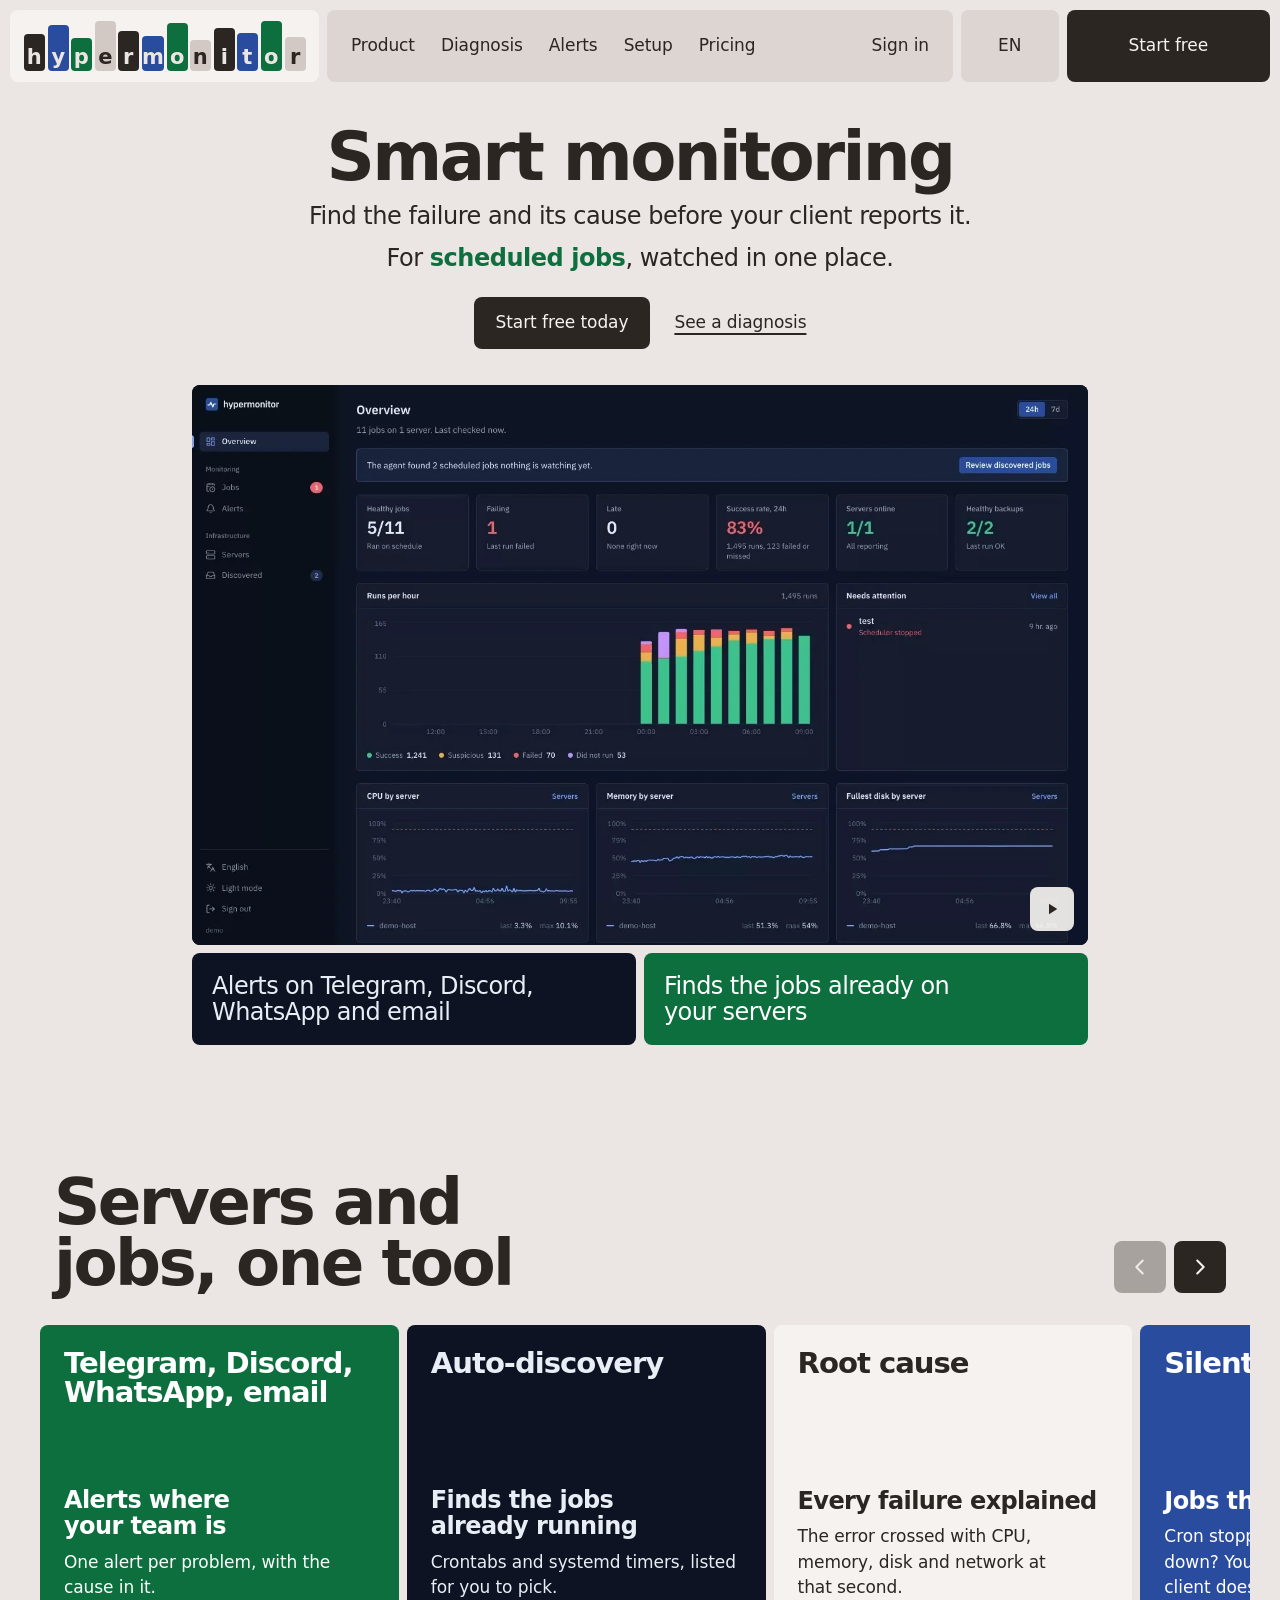
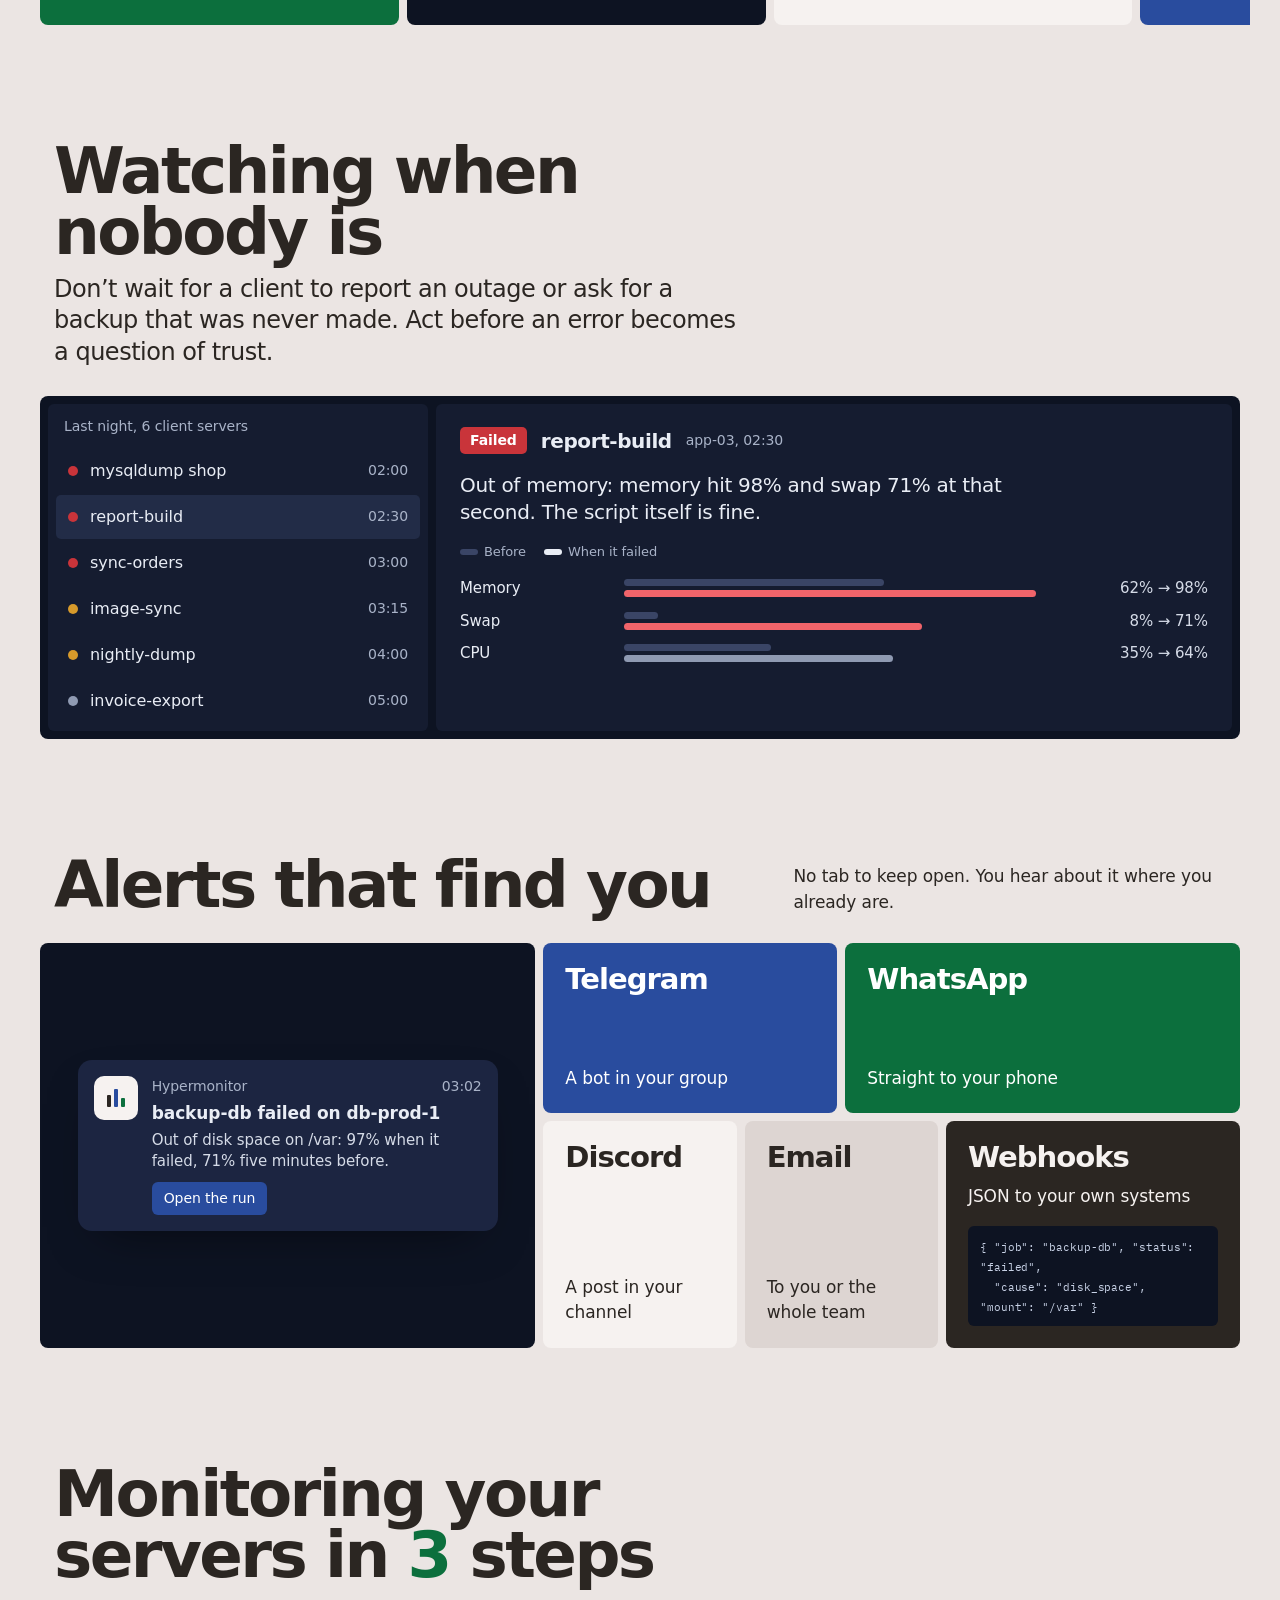
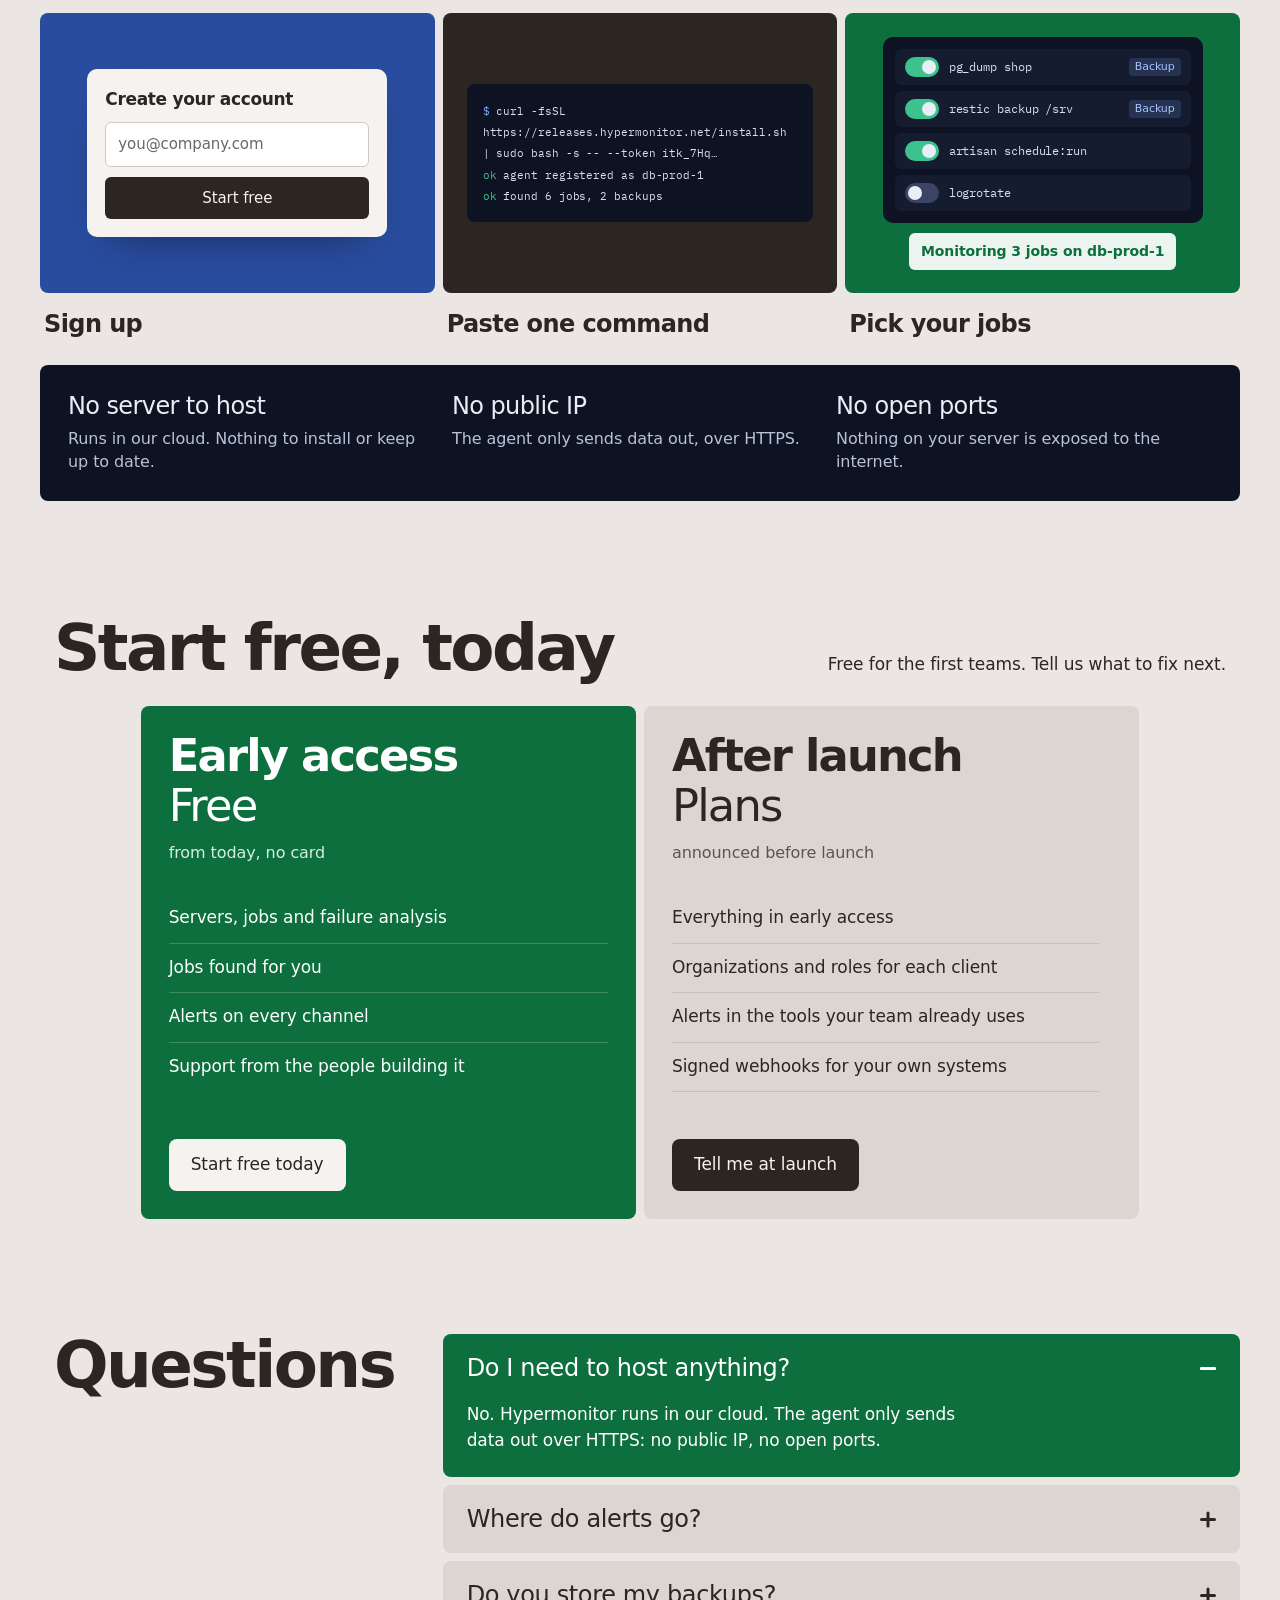
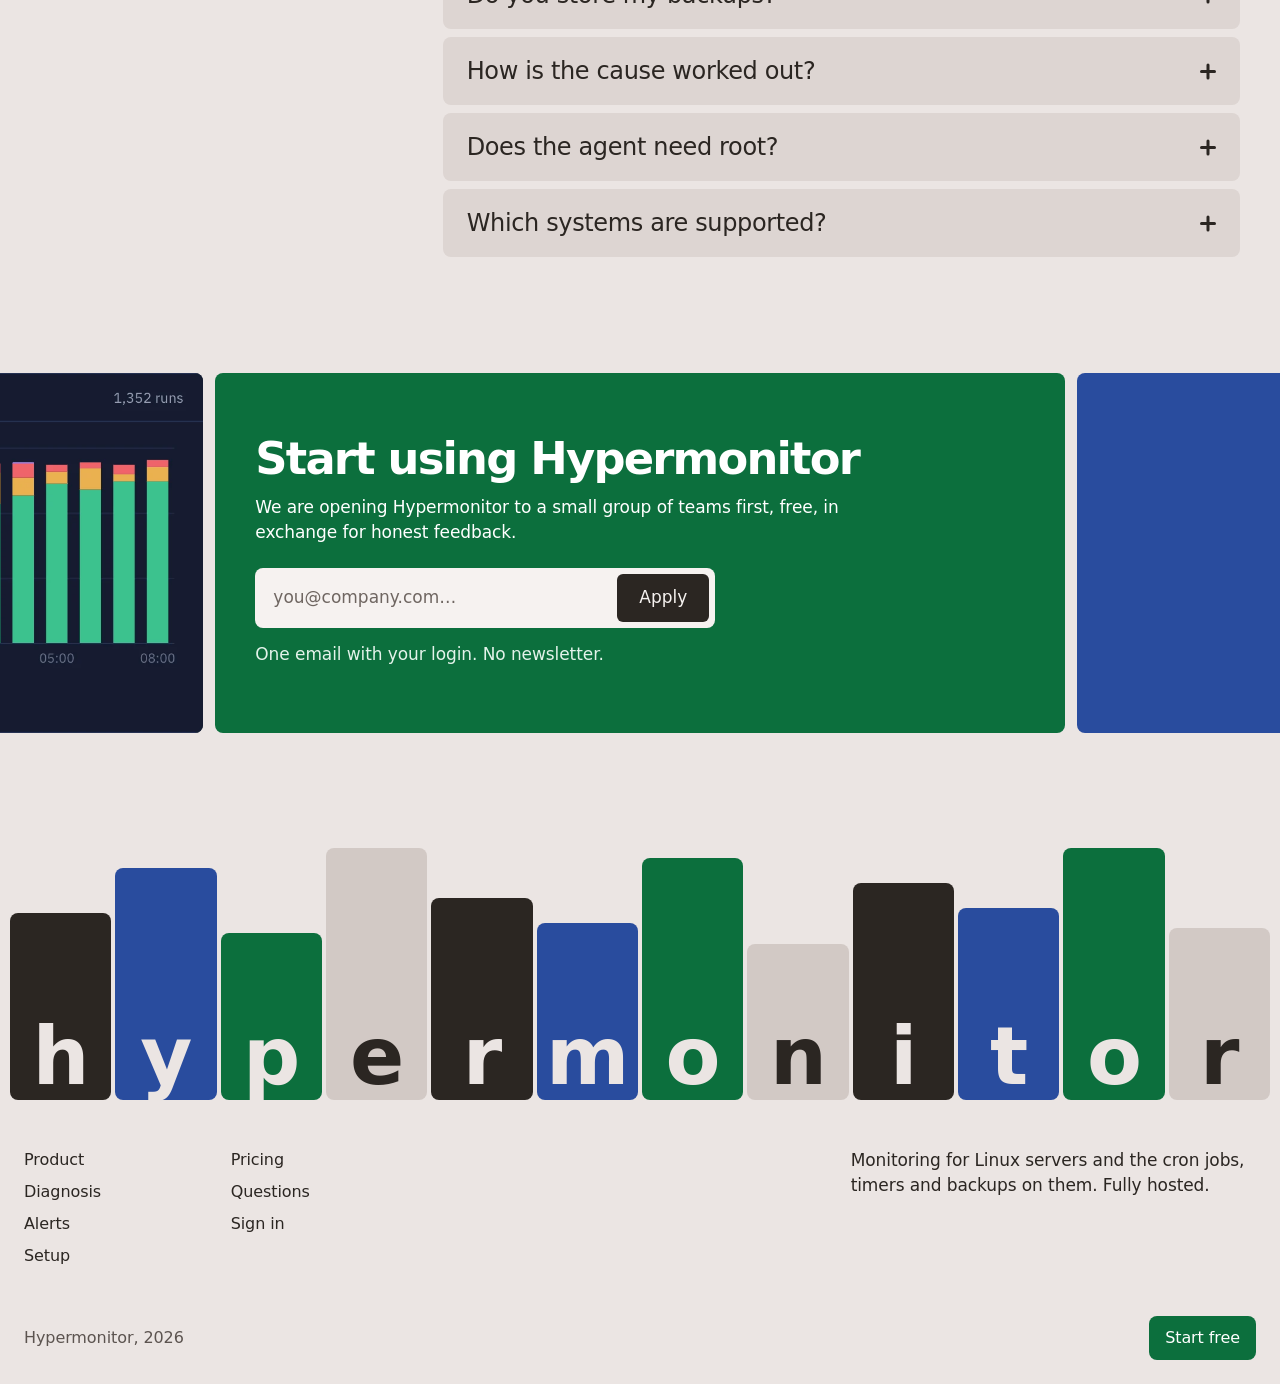
<file: index.html>
<!doctype html>
<html lang="en">
<head>
  <meta charset="utf-8">
  <meta name="viewport" content="width=device-width, initial-scale=1, viewport-fit=cover">
  <title data-i18n="meta.title">Hypermonitor: server and cron monitoring that tells you why</title>
  <meta name="description" data-i18n-attr="content:meta.description" content="Hypermonitor watches your Linux servers and the cron jobs, timers and backups on them, and when a job fails it tells you why. Fully hosted, alerts wherever you are.">
  <meta name="theme-color" content="#ebe5e3">
  <meta property="og:type" content="website">
  <meta property="og:site_name" content="Hypermonitor">
  <meta property="og:url" content="https://hypermonitor.net/">
  <meta property="og:title" content="Hypermonitor: smart monitoring for servers, cron jobs and backups">
  <meta property="og:description" content="Watches your Linux servers and the cron jobs, timers and backups on them, and when a job fails it tells you why.">
  <meta property="og:image" content="https://hypermonitor.net/assets/social/og.png">
  <meta property="og:image:width" content="1200">
  <meta property="og:image:height" content="630">
  <meta property="og:image:alt" content="The hypermonitor block logo above the words Smart monitoring.">
  <meta name="twitter:card" content="summary_large_image">
  <link rel="icon" href="assets/brand/hypermonitor-mark.svg" type="image/svg+xml">
  <link rel="canonical" href="https://hypermonitor.net/">
  <link rel="alternate" hreflang="en" href="https://hypermonitor.net/?lang=en">
  <link rel="alternate" hreflang="pt-BR" href="https://hypermonitor.net/?lang=pt-BR">
  <link rel="alternate" hreflang="es" href="https://hypermonitor.net/?lang=es">
  <link rel="alternate" hreflang="x-default" href="https://hypermonitor.net/">
  <link rel="preconnect" href="https://api.fontshare.com">
  <link rel="preconnect" href="https://cdn.fontshare.com" crossorigin>
  <link href="https://api.fontshare.com/v2/css?f[]=switzer@400,500,600&display=swap" rel="stylesheet">
  <link rel="preconnect" href="https://fonts.googleapis.com">
  <link rel="preconnect" href="https://fonts.gstatic.com" crossorigin>
  <link href="https://fonts.googleapis.com/css2?family=IBM+Plex+Mono:wght@400;500&display=swap" rel="stylesheet"><!-- taste-skill-ignore: Plex Mono is used only for literal code -->
  <link rel="stylesheet" href="styles.css">
  <script>document.documentElement.classList.add('js')</script>
  <script src="i18n.js"></script>
</head>
<body>
<a class="skip" href="#main" data-i18n="nav.skip">Skip to content</a>

<header class="board board--hero" id="top">
  <div class="t t--logo">
    <div class="blocks blocks--nav" data-tip-side="below" id="hero-blocks" role="group" aria-label="Hypermonitor" translate="no">
      <button type="button" style="--i:0;--h:.74" data-tip="0">h</button><button type="button" style="--i:1;--h:.92" data-tip="1">y</button><button type="button" style="--i:2;--h:.66" data-tip="2">p</button><button type="button" style="--i:3;--h:1" data-tip="3">e</button><button type="button" style="--i:4;--h:.8" data-tip="4">r</button><button type="button" style="--i:5;--h:.7" data-tip="5">m</button><button type="button" style="--i:6;--h:.96" data-tip="6">o</button><button type="button" style="--i:7;--h:.62" data-tip="7">n</button><button type="button" style="--i:8;--h:.86" data-tip="8">i</button><button type="button" style="--i:9;--h:.76" data-tip="9">t</button><button type="button" style="--i:10;--h:1" data-tip="10">o</button><button type="button" style="--i:11;--h:.68" data-tip="11">r</button>
    </div>
    <div class="tip" id="tip" role="status" aria-live="polite" hidden>
      <p class="tip__text" id="tip-text"></p>
      <a class="tip__link" href="#start" data-i18n="cta.start">Start free</a>
    </div>
  </div>
  <nav class="t t--nav" aria-label="Main" data-i18n-attr="aria-label:nav.label">
    <a href="#features" data-i18n="nav.product">Product</a>
    <a href="#diagnosis" data-i18n="nav.diagnosis">Diagnosis</a>
    <a href="#alerts" data-i18n="nav.alerts">Alerts</a>
    <a href="#setup" data-i18n="nav.setup">Setup</a>
    <a href="#pricing" data-i18n="nav.pricing">Pricing</a>
    <a class="t--signin" href="https://app.hypermonitor.net/login" data-i18n="nav.signin">Sign in</a>
  </nav>
  <label class="t t--lang">
    <span class="sr-only" data-i18n="nav.language">Language</span>
    <select id="lang" aria-label="Language" data-i18n-attr="aria-label:nav.language">
      <option value="en">EN</option>
      <option value="pt-BR">PT</option>
      <option value="es">ES</option>
    </select>
  </label>
  <a class="t t--action" href="#start" data-i18n="cta.start">Start free</a>


  <div class="t t--intro">
    <h1 class="intro__title" data-i18n="hero.title">Smart monitoring</h1>
    <p class="intro__punch" data-i18n="hero.punch">Find the failure and its cause before your client reports it.</p>
    <p class="intro__sub"><span data-i18n="hero.subA">For</span> <span class="rotator" aria-hidden="true"><span class="rotator__word" id="rotator">servers</span></span><span class="sr-only" data-i18n="hero.subList">servers, scheduled jobs, timers and backups</span><span data-i18n="hero.subB">, watched in one place.</span></p>
    <div class="intro__actions">
      <a class="btn btn--ink" href="#start" data-i18n="cta.startToday">Start free today</a>
      <a class="intro__link" href="#diagnosis" data-i18n="hero.see">See a diagnosis</a>
    </div>
  </div>
  <p class="t t--dark" data-i18n="hero.one">Alerts on Telegram, Discord, WhatsApp and email</p>
  <p class="t t--accent" data-i18n="hero.two">Finds the jobs already on your servers</p>

  <figure class="t t--video">
    <video id="tour" src="assets/video/tour.mp4" poster="assets/video/tour-poster.webp" width="1440" height="900" autoplay muted loop playsinline preload="metadata" aria-label="A tour of Hypermonitor: the overview, a server’s metrics, the jobs list and the analysis of a failed run." data-i18n-attr="aria-label:hero.videoLabel"></video>
    <button type="button" class="video__toggle" id="tour-toggle" aria-pressed="false" data-label-pause="Pause the tour" data-label-play="Play the tour" aria-label="Pause the tour">
      <svg class="i-pause" viewBox="0 0 24 24" aria-hidden="true"><rect x="6" y="5" width="4" height="14" rx="1"/><rect x="14" y="5" width="4" height="14" rx="1"/></svg>
      <svg class="i-play" viewBox="0 0 24 24" aria-hidden="true"><path d="M8 5v14l11-7z"/></svg>
    </button>
  </figure>
</header>

<main id="main">

<section class="features" id="features" aria-labelledby="features-title">
  <div class="features__head">
    <h2 class="features__title" id="features-title" data-i18n="features.title">Servers and jobs, one tool</h2>
    <div class="carousel__nav">
      <button type="button" class="carousel__btn" data-dir="-1" aria-controls="carousel" aria-label="Previous" data-i18n-attr="aria-label:features.prev"><svg viewBox="0 0 24 24" aria-hidden="true"><path d="M15 5l-7 7 7 7"/></svg></button>
      <button type="button" class="carousel__btn" data-dir="1" aria-controls="carousel" aria-label="Next" data-i18n-attr="aria-label:features.next"><svg viewBox="0 0 24 24" aria-hidden="true"><path d="M9 5l7 7-7 7"/></svg></button>
    </div>
  </div>
  <ul class="carousel" id="carousel" tabindex="0" aria-label="Features" data-i18n-attr="aria-label:features.label">
    <li class="slide slide--accent"><p class="slide__fact" data-i18n="f1.f">Telegram, Discord, WhatsApp, email</p><h3 data-i18n="f1.t">Alerts where your team is</h3><p data-i18n="f1.d">One alert per problem, with the cause in it.</p></li>
    <li class="slide slide--night"><p class="slide__fact" data-i18n="f2.f">Auto-discovery</p><h3 data-i18n="f2.t">Finds the jobs already running</h3><p data-i18n="f2.d">Crontabs and systemd timers, listed for you to pick.</p></li>
    <li class="slide slide--paper"><p class="slide__fact" data-i18n="f3.f">Root cause</p><h3 data-i18n="f3.t">Every failure explained</h3><p data-i18n="f3.d">The error crossed with CPU, memory, disk and network at that second.</p></li>
    <li class="slide slide--navy"><p class="slide__fact" data-i18n="f4.f">Silent failures</p><h3 data-i18n="f4.t">Jobs that never ran</h3><p data-i18n="f4.d">Cron stopped or a server went down? You know before your client does.</p></li>
    <li class="slide slide--surface"><p class="slide__fact">45&nbsp;B</p><h3 data-i18n="f5.t">Backups that lie</h3><p data-i18n="f5.d">A run that exits 0 but writes far less than usual is flagged.</p></li>
    <li class="slide slide--paper"><p class="slide__fact" data-i18n="f6.f">Real time</p><h3 data-i18n="f6.t">Server health</h3><p data-i18n="f6.d">CPU, memory, swap, disk, I/O and network, with history.</p></li>
    <li class="slide slide--night"><p class="slide__fact" data-i18n="f7.f">1 login</p><h3 data-i18n="f7.t">Every client apart</h3><p data-i18n="f7.d">One organization per client, all under your login.</p></li>
    <li class="slide slide--surface"><p class="slide__fact" data-i18n="f8.f">No SSH</p><h3 data-i18n="f8.t">The output of every run</h3><p data-i18n="f8.d">Last lines, CPU time and memory of each run, in the browser.</p></li>
  </ul>
</section>

<section class="diag" id="diagnosis" aria-labelledby="diag-title">
  <div class="diag__head">
    <h2 id="diag-title" data-i18n="diag.title">Watching when nobody is</h2>
    <p class="diag__hook" data-i18n="diag.sub">Don’t wait for a client to report an outage or ask for a backup that was never made. Act before an error becomes a question of trust.</p>
  </div>
  <div class="diag__ui" data-ui>
    <div class="diag__list">
      <p class="diag__caption" data-i18n="diag.night">Last night, 6 client servers</p>
      <ul id="diag-runs" role="listbox" aria-label="Runs" data-i18n-attr="aria-label:diag.runs"></ul>
    </div>
    <div class="diag__pane" id="diag-pane" aria-live="polite"></div>
  </div>
</section>

<section class="alerts" id="alerts" aria-labelledby="alerts-title">
  <div class="alerts__head">
    <h2 id="alerts-title" data-i18n="alerts.title">Alerts that find you</h2>
    <p data-i18n="alerts.sub">No tab to keep open. You hear about it where you already are.</p>
  </div>
  <div class="alerts__board">
    <div class="t alerts__msg" data-ui>
      <div class="msg">
        <span class="msg__app" aria-hidden="true"><svg viewBox="0 0 24 24"><rect x="3" y="9" width="4" height="12" rx="1"/><rect x="10" y="3" width="4" height="18" rx="1"/><rect x="17" y="12" width="4" height="9" rx="1"/></svg></span>
        <div class="msg__body">
          <p class="msg__from">Hypermonitor <span>03:02</span></p>
          <p class="msg__title" data-i18n="alerts.msgTitle">backup-db failed on db-prod-1</p>
          <p class="msg__text" data-i18n="alerts.msgText">Out of disk space on /var: 97% when it failed, 71% five minutes before.</p>
          <span class="msg__btn" data-i18n="alerts.msgBtn">Open the run</span>
        </div>
      </div>
    </div>
    <div class="t alerts__ch alerts__ch--telegram"><p class="ch__name">Telegram</p><p data-i18n="alerts.telegram">A bot in your group</p></div>
    <div class="t alerts__ch alerts__ch--whatsapp"><p class="ch__name">WhatsApp</p><p data-i18n="alerts.whatsapp">Straight to your phone</p></div>
    <div class="t alerts__ch alerts__ch--discord"><p class="ch__name">Discord</p><p data-i18n="alerts.discord">A post in your channel</p></div>
    <div class="t alerts__ch alerts__ch--email"><p class="ch__name">Email</p><p data-i18n="alerts.email">To you or the whole team</p></div>
    <div class="t alerts__ch alerts__ch--hook">
      <p class="ch__name">Webhooks</p>
      <p data-i18n="alerts.hook">JSON to your own systems</p>
      <pre data-ui><code>{ "job": "backup-db", "status": "failed",
  "cause": "disk_space", "mount": "/var" }</code></pre>
    </div>
  </div>
</section>

<section class="setup" id="setup" aria-labelledby="setup-title">
  <div class="setup__head">
    <h2 id="setup-title" data-i18n="setup.title">Monitoring your servers in <span class="num">3</span> steps</h2>
  </div>
  <ol class="steps">
    <li class="step">
      <div class="step__art step__art--a" data-ui>
        <div class="ui-card">
          <p class="ui-card__title" data-i18n="setup.s1art">Create your account</p>
          <span class="ui-input">you@company.com</span>
          <span class="ui-btn" data-i18n="cta.startFree">Start free</span>
        </div>
      </div>
      <h3 data-i18n="setup.s1">Sign up</h3>
    </li>
    <li class="step">
      <div class="step__art step__art--b" data-ui>
        <pre class="term"><code><span class="term__p">$</span> curl -fsSL https://releases.hypermonitor.net/install.sh | sudo bash -s -- --token itk_7Hq…
<span class="term__ok">ok</span> agent registered as db-prod-1
<span class="term__ok">ok</span> found 6 jobs, 2 backups</code></pre>
      </div>
      <h3 data-i18n="setup.s2">Paste one command</h3>
    </li>
    <li class="step">
      <div class="step__art step__art--c" data-ui>
        <ul class="picks">
          <li><span class="pick on" aria-hidden="true"></span><code>pg_dump shop</code><span class="tag">Backup</span></li>
          <li><span class="pick on" aria-hidden="true"></span><code>restic backup /srv</code><span class="tag">Backup</span></li>
          <li><span class="pick on" aria-hidden="true"></span><code>artisan schedule:run</code></li>
          <li><span class="pick" aria-hidden="true"></span><code>logrotate</code></li>
        </ul>
        <p class="picks__done" data-i18n="setup.s3art">Monitoring 3 jobs on db-prod-1</p>
      </div>
      <h3 data-i18n="setup.s3">Pick your jobs</h3>
    </li>
  </ol>
  <ul class="nohost" aria-label="What you don’t need" data-i18n-attr="aria-label:setup.noLabel">
    <li><strong data-i18n="setup.no1">No server to host</strong><span data-i18n="setup.no1d">Runs in our cloud. Nothing to install or keep up to date.</span></li>
    <li><strong data-i18n="setup.no2">No public IP</strong><span data-i18n="setup.no2d">The agent only sends data out, over HTTPS.</span></li>
    <li><strong data-i18n="setup.no3">No open ports</strong><span data-i18n="setup.no3d">Nothing on your server is exposed to the internet.</span></li>
  </ul>
</section>

<section class="pricing" id="pricing" aria-labelledby="pricing-title">
  <div class="pricing__head">
    <h2 id="pricing-title" data-i18n="pricing.title">Start free, today</h2>
    <p data-i18n="pricing.sub">Free for the first teams. Tell us what to fix next.</p>
  </div>
  <div class="plans">
    <div class="plan plan--early">
      <p class="plan__name" data-i18n="pricing.early">Early access</p>
      <p class="plan__price" data-i18n="pricing.free">Free</p>
      <p class="plan__period" data-i18n="pricing.fromToday">from today, no card</p>
      <ul class="plan__list">
        <li data-i18n="pricing.e1">Servers, jobs and failure analysis</li>
        <li data-i18n="pricing.e2">Jobs found for you</li>
        <li data-i18n="pricing.e3">Alerts on every channel</li>
        <li data-i18n="pricing.e4">Support from the people building it</li>
      </ul>
      <a class="btn btn--paper" href="#start" data-i18n="cta.startToday">Start free today</a>
    </div>
    <div class="plan plan--after">
      <p class="plan__name" data-i18n="pricing.after">After launch</p>
      <p class="plan__price" data-i18n="pricing.plans">Plans</p>
      <p class="plan__period" data-i18n="pricing.announced">announced before launch</p>
      <ul class="plan__list plan__list--scroll" tabindex="0" aria-label="What comes after launch" data-i18n-attr="aria-label:pricing.afterLabel">
        <li data-i18n="pricing.a1">Everything in early access</li>
        <li data-i18n="pricing.a2">Organizations and roles for each client</li>
        <li data-i18n="pricing.a3">Alerts in the tools your team already uses</li>
        <li data-i18n="pricing.a4">Signed webhooks for your own systems</li>
        <li data-i18n="pricing.a5">A public API</li>
        <li data-i18n="pricing.a6">AI-assisted failure analysis</li>
        <li data-i18n="pricing.a7">Longer metric and run history</li>
        <li data-i18n="pricing.a8">Reports you can send to your clients</li>
        <li data-i18n="pricing.a9">A free plan that stays</li>
      </ul>
      <a class="btn btn--ink" href="#start" data-i18n="pricing.notify">Tell me at launch</a>
    </div>
  </div>
</section>

<section class="faq" id="faq" aria-labelledby="faq-title">
  <h2 class="faq__title" id="faq-title" data-i18n="faq.title">Questions</h2>
  <div class="faq__list">
    <details class="qa" name="faq" open><summary data-i18n="faq.q1">Do I need to host anything?</summary><p data-i18n="faq.a1">No. Hypermonitor runs in our cloud. The agent only sends data out over HTTPS: no public IP, no open ports.</p></details>
    <details class="qa" name="faq"><summary data-i18n="faq.q2">Where do alerts go?</summary><p data-i18n="faq.a2">Telegram, Discord, WhatsApp, email or a webhook to your own systems. One alert per problem, not per run.</p></details>
    <details class="qa" name="faq"><summary data-i18n="faq.q3">Do you store my backups?</summary><p data-i18n="faq.a3">No. Only facts about each run: exit code, duration, size, file count and checksum.</p></details>
    <details class="qa" name="faq"><summary data-i18n="faq.q4">How is the cause worked out?</summary><p data-i18n="faq.a4">By rules you can read: the error line is matched to known failures and checked against the server’s metrics at the second it failed.</p></details>
    <details class="qa" name="faq"><summary data-i18n="faq.q5">Does the agent need root?</summary><p data-i18n="faq.a5">Only to install it as a service. Wrapping a job with <code>hmagent exec</code> does not.</p></details>
    <details class="qa" name="faq"><summary data-i18n="faq.q6">Which systems are supported?</summary><p data-i18n="faq.a6">Linux on amd64 for the agent. Ping URLs work from anything that can make an HTTP request.</p></details>
  </div>
</section>

<section class="close" id="start" aria-labelledby="start-title">
  <figure class="close__side close__side--img">
    <img src="assets/shots/f-runs.webp" width="1517" height="604" loading="lazy" alt="" >
  </figure>
  <div class="close__main">
    <h2 id="start-title" data-i18n="close.title">Start using Hypermonitor</h2>
    <p data-i18n="close.sub">We are opening Hypermonitor to a small group of teams first, free, in exchange for honest feedback.</p>
    <form class="field" id="start-form" action="https://formspree.io/f/mrpedlnw" method="post">
      <label class="sr-only" for="start-email" data-i18n="close.email">Work email</label>
      <input id="start-email" name="email" type="email" required autocomplete="email" placeholder="you@company.com…" spellcheck="false" data-i18n-attr="placeholder:close.placeholder">
      <input class="sr-only" name="_gotcha" type="text" tabindex="-1" autocomplete="off" aria-hidden="true">
      <button type="submit" data-i18n="close.apply">Apply</button>
    </form>
    <p class="close__after" id="start-after" aria-live="polite" data-i18n="close.after">One email with your login. No newsletter.</p>
  </div>
  <div class="close__side close__side--flat"></div>
</section>

</main>

<footer class="foot">
  <p class="blocks blocks--foot" aria-label="hypermonitor" translate="no"><span style="--i:0;--h:.74">h</span><span style="--i:1;--h:.92">y</span><span style="--i:2;--h:.66">p</span><span style="--i:3;--h:1">e</span><span style="--i:4;--h:.8">r</span><span style="--i:5;--h:.7">m</span><span style="--i:6;--h:.96">o</span><span style="--i:7;--h:.62">n</span><span style="--i:8;--h:.86">i</span><span style="--i:9;--h:.76">t</span><span style="--i:10;--h:1">o</span><span style="--i:11;--h:.68">r</span></p>
  <div class="foot__links">
    <nav aria-label="Product" data-i18n-attr="aria-label:nav.product"><a href="#features" data-i18n="nav.product">Product</a><a href="#diagnosis" data-i18n="nav.diagnosis">Diagnosis</a><a href="#alerts" data-i18n="nav.alerts">Alerts</a><a href="#setup" data-i18n="nav.setup">Setup</a></nav>
    <nav aria-label="Help" data-i18n-attr="aria-label:nav.help"><a href="#pricing" data-i18n="nav.pricing">Pricing</a><a href="#faq" data-i18n="faq.title">Questions</a><a href="https://app.hypermonitor.net/login" data-i18n="nav.signin">Sign in</a></nav>
    <p class="foot__what" data-i18n="foot.what">Monitoring for Linux servers and the cron jobs, timers and backups on them. Fully hosted.</p>
  </div>
  <div class="foot__last">
    <p>Hypermonitor, 2026</p>
    <a class="btn btn--accent btn--small" href="#start" data-i18n="cta.start">Start free</a>
  </div>
</footer>

<script src="main.js" defer></script>
</body>
</html>
</file>
<file: styles.css>
/* Hypermonitor landing. Direction: "The well-kept board" (tasteskill seed 1194518686).
   Filled tiles, 8px gaps, one radius. The block wordmark (each letter in a bar of its own height,
   like a run in a chart) is the brand mark. */

:root {
  --bg: #ebe5e3;
  --paper: #f6f2f0;
  --surface: #ddd5d2;
  --surface-2: #d2c9c5;
  --stone: #d2c9c5;
  --ink: #2b2622;
  --muted: #5c5450;
  --accent: #0c6f3d;
  --accent-strong: #095a31;
  --accent-ink: #ffffff;
  --navy: #294c9e;
  --night: #0d1322;
  --night-2: #151c30;
  --night-ink: #e9edf5;
  --red: #c9343a;
  --amber: #8f5b08;

  --step-body: 17px;
  --step-h3: 24px;
  --step-lead: clamp(1.375rem, 1.1rem + 0.9vw, 2rem);
  --step-head: clamp(2.25rem, 1.3rem + 3.4vw, 4.25rem);

  --gap: 8px;
  --edge: 10px;
  /* Content column: the page is centred in it and the side margins grow on wide screens (100vw, not %, so it resolves the same in any box) */
  --page: 1200px;
  --side: max(var(--edge), 3vw, calc((100vw - var(--page)) / 2));
  --radius: 8px;
  --section: clamp(88px, 9vw, 150px);

  --ease-out: cubic-bezier(0.22, 1, 0.36, 1);
  --t-press: 140ms;
  --t-hover: 180ms;
  --t-ui: 240ms;

  --sans: "Switzer", system-ui, -apple-system, "Segoe UI", sans-serif;
  --mono: "IBM Plex Mono", ui-monospace, "SFMono-Regular", Menlo, monospace; /* taste-skill-ignore: only literal code */
}

*, *::before, *::after { box-sizing: border-box; }
html { -webkit-text-size-adjust: 100%; scroll-behavior: smooth; -webkit-tap-highlight-color: transparent; }
body {
  margin: 0;
  background: var(--bg);
  color: var(--ink);
  font: 400 var(--step-body) / 1.5 var(--sans);
  letter-spacing: -0.005em;
  -webkit-font-smoothing: antialiased;
  touch-action: manipulation;
  overflow-x: hidden;
}
img, video { display: block; max-width: 100%; height: auto; }
h1, h2, h3, p, figure, ul, ol, pre { margin: 0; }
ul, ol { padding: 0; list-style: none; }
a { color: inherit; }
button, input, select { font: inherit; color: inherit; }
code { font-family: var(--mono); font-size: 0.9em; }
::selection { background: var(--accent); color: var(--accent-ink); }
:focus-visible { outline: 3px solid var(--navy); outline-offset: 2px; }
[id] { scroll-margin-top: 16px; }
h1, h2, h3 { font-weight: 600; letter-spacing: -0.04em; line-height: 0.95; text-wrap: balance; }
h3 { font-size: var(--step-h3); letter-spacing: -0.025em; line-height: 1.1; }
p { text-wrap: pretty; }
.sr-only { position: absolute; width: 1px; height: 1px; overflow: hidden; clip: rect(0 0 0 0); white-space: nowrap; }
.skip { position: absolute; left: -9999px; top: 8px; z-index: 10; padding: 10px 14px; border-radius: var(--radius); background: var(--ink); color: var(--paper); }
.skip:focus { left: 8px; }
main > section { padding: var(--section) var(--side) 0; }

.t { border-radius: var(--radius); min-width: 0; }

.btn {
  display: inline-flex; align-items: center; justify-content: center;
  min-height: 52px; padding: 0 22px; border-radius: var(--radius);
  font-weight: 500; text-decoration: none; white-space: nowrap;
  transition: transform var(--t-press) var(--ease-out), background-color var(--t-hover) ease, color var(--t-hover) ease;
}
.btn:active { transform: scale(0.97); }
.btn--paper { background: var(--paper); color: var(--ink); }
.btn--ink { background: var(--ink); color: var(--paper); }
.btn--accent { background: var(--accent); color: var(--accent-ink); }
.btn--small { min-height: 44px; padding: 0 16px; }
@media (hover: hover) and (pointer: fine) {
  .btn--paper:hover { background: #ffffff; }
  .btn--ink:hover { background: #000000; }
  .btn--accent:hover { background: var(--accent-strong); }
}

/* ---------- The block wordmark ---------- */
.blocks { display: flex; align-items: flex-end; gap: 4px; height: 100%; margin: 0; letter-spacing: -0.05em; }
.blocks > span, .blocks > button {
  flex: 1; display: flex; align-items: flex-end; justify-content: center;
  height: calc(var(--h) * 100%); padding: 0 0 0.04em; border: 0;
  border-radius: var(--radius); background: var(--ink); color: var(--bg);
  font-weight: 600; line-height: 1;
}
.blocks > :nth-child(4n + 2) { background: var(--navy); }
.blocks > :nth-child(4n + 3) { background: var(--accent); }
.blocks > :nth-child(4n) { background: var(--stone); color: var(--ink); }
.blocks > button { cursor: pointer; transition: transform var(--t-ui) var(--ease-out), filter var(--t-hover) ease; }
.blocks > button.is-on { transform: translateY(-8px); filter: brightness(1.12); }
@media (hover: hover) and (pointer: fine) { .blocks > button:hover { transform: translateY(-8px); } }

.blocks--nav { height: 50px; width: 100%; gap: 3px; letter-spacing: -0.03em; }
.blocks--nav > button { border-radius: 4px; font-size: 21px; padding-bottom: 3px; }
.blocks--nav > button.is-on { transform: translateY(-4px); }
@media (hover: hover) and (pointer: fine) { .blocks--nav > button:hover { transform: translateY(-4px); } }

/* ---------- Hero ---------- */
.board--hero {
  display: grid;
  grid-template-columns: repeat(12, minmax(0, 1fr));
  grid-template-rows: 72px auto auto auto;
  gap: var(--gap);
  padding: var(--edge);
  /* The video takes the height left under the text (a little past the fold), and the two claims match its width */
  --cw: min(calc(100vw - 2 * var(--side)), max(560px, calc((100svh - 340px) * 1.6)));
}
.t--logo { grid-column: 1 / 4; position: relative; display: flex; align-items: center; padding: 0 14px; background: var(--paper); }
.t--nav { grid-column: 4 / 10; display: flex; align-items: center; gap: 26px; padding: 0 24px; background: var(--surface); }
.t--nav a { font-weight: 500; text-decoration: none; text-underline-offset: 0.3em; text-decoration-thickness: 2px; }
.t--nav .t--signin { margin-left: auto; }
@media (hover: hover) and (pointer: fine) { .t--nav a:hover { text-decoration: underline; } }
.t--lang { grid-column: 10 / 11; display: flex; background: var(--surface); }
.t--lang select { width: 100%; padding: 0 16px; border: 0; border-radius: var(--radius); background: var(--surface); color: var(--ink); font-weight: 500; cursor: pointer; appearance: none; text-align: center; }
.t--action { grid-column: 11 / 13; display: flex; align-items: center; justify-content: center; padding: 0 18px; background: var(--ink); color: var(--paper); font-weight: 500; text-decoration: none; transition: background-color var(--t-hover) ease, transform var(--t-press) var(--ease-out); }
.t--action:active { transform: scale(0.98); }
@media (hover: hover) and (pointer: fine) { .t--action:hover { background: var(--accent); } .t--lang select:hover { background: var(--surface-2); } }

.tip {
  position: absolute; left: 0; top: 0; z-index: 5;
  display: grid; gap: 8px; width: max-content; max-width: 280px; padding: 14px 16px;
  border-radius: var(--radius); background: var(--paper); color: var(--ink);
  box-shadow: 0 18px 40px -16px rgba(43, 38, 34, 0.45); /* taste-skill-ignore: a popover that floats over the page */
}
.tip[hidden] { display: none; }
.tip__text { font-size: var(--step-body); font-weight: 500; line-height: 1.3; letter-spacing: -0.01em; }
.tip__link { font-size: 16px; font-weight: 600; color: var(--accent); text-underline-offset: 0.25em; }

.t--intro { grid-column: 1 / -1; grid-row: 2; display: flex; flex-direction: column; align-items: center; gap: 12px; padding: 36px 32px 28px; text-align: center; }
.t--intro .intro__actions { justify-content: center; margin-top: 12px; }
.intro__title { font-size: clamp(2.75rem, 1rem + 4vw, 5.5rem); }
.intro__punch { font-size: var(--step-h3); line-height: 1.2; letter-spacing: -0.02em; font-weight: 500; max-width: 50ch; }
.intro__sub { font-size: var(--step-h3); line-height: 1.25; letter-spacing: -0.02em; max-width: 40ch; }
.rotator { display: inline-grid; vertical-align: bottom; overflow: hidden; padding-bottom: 0.08em; margin-bottom: -0.08em; }
.rotator__word { display: inline-block; font-weight: 600; color: var(--accent); white-space: nowrap; transition: transform 420ms var(--ease-out), opacity 300ms ease; }
.rotator__word.is-out { transform: translateY(-105%); opacity: 0; }
.rotator__word.is-in { transform: translateY(105%); opacity: 0; transition: none; }
.intro__actions { display: flex; flex-wrap: wrap; align-items: center; gap: 12px 24px; }
.intro__link { font-weight: 500; text-underline-offset: 0.3em; text-decoration-thickness: 2px; }
.t--dark, .t--accent { grid-row: 4; display: flex; align-items: flex-end; width: calc(var(--cw) / 2 - var(--gap) / 2); max-width: 100%; padding: 20px; font-size: var(--step-h3); line-height: 1.1; letter-spacing: -0.025em; font-weight: 500; }
.t--dark { grid-column: 1 / 7; justify-self: end; background: var(--night); color: var(--night-ink); }
.t--accent { grid-column: 7 / 13; justify-self: start; background: var(--accent); color: var(--accent-ink); }
.t--video { grid-column: 1 / -1; grid-row: 3; justify-self: center; width: var(--cw); max-width: 100%; aspect-ratio: 16 / 10; position: relative; overflow: hidden; background: var(--night); }
.t--video video { width: 100%; height: 100%; object-fit: cover; object-position: left top; }
.video__toggle { position: absolute; right: 14px; bottom: 14px; display: grid; place-items: center; width: 44px; height: 44px; border: 0; border-radius: var(--radius); background: rgba(246, 242, 240, 0.92); color: var(--ink); cursor: pointer; transition: transform var(--t-press) var(--ease-out), background-color var(--t-hover) ease; }
.video__toggle svg { width: 18px; height: 18px; fill: currentColor; }
.video__toggle .i-play, .video__toggle.is-paused .i-pause { display: none; }
.video__toggle.is-paused .i-play { display: block; }
.video__toggle:active { transform: scale(0.94); }
@media (hover: hover) and (pointer: fine) { .video__toggle:hover { background: #ffffff; } }

/* ---------- Features carousel ---------- */
.features__head { display: flex; align-items: end; justify-content: space-between; gap: 24px; margin: 0 0 32px; padding: 0 14px; }
.features__title { font-size: var(--step-head); max-width: 17ch; }
.carousel__nav { display: flex; gap: var(--gap); }
.carousel__btn { display: grid; place-items: center; width: 52px; height: 52px; border: 0; border-radius: var(--radius); background: var(--ink); color: var(--paper); cursor: pointer; transition: transform var(--t-press) var(--ease-out), background-color var(--t-hover) ease, opacity var(--t-hover) ease; }
.carousel__btn svg { width: 22px; height: 22px; fill: none; stroke: currentColor; stroke-width: 2.2; stroke-linecap: round; stroke-linejoin: round; }
.carousel__btn:active { transform: scale(0.95); }
.carousel__btn[disabled] { opacity: 0.35; cursor: default; }
@media (hover: hover) and (pointer: fine) { .carousel__btn:not([disabled]):hover { background: var(--accent); } }
.carousel {
  display: grid; grid-auto-flow: column; grid-auto-columns: calc((100% - 2 * var(--gap)) / 3.3);
  gap: var(--gap); overflow-x: auto; overscroll-behavior-x: contain;
  scroll-snap-type: x mandatory; scroll-padding: 0 var(--edge); scrollbar-width: none;
  margin: 0 calc(var(--edge) * -1); padding: 0 var(--edge);
}
.carousel::-webkit-scrollbar { display: none; }
.slide { scroll-snap-align: start; display: flex; flex-direction: column; gap: 10px; min-height: 300px; padding: 24px; border-radius: var(--radius); background: var(--paper); }
.slide__fact { margin-bottom: auto; font-size: var(--step-lead); font-weight: 600; letter-spacing: -0.035em; line-height: 1; }
.slide > p:not(.slide__fact) { font-size: var(--step-body); }
.slide--surface { background: var(--surface); }
.slide--night { background: var(--night); color: var(--night-ink); }
.slide--navy { background: var(--navy); color: #ffffff; }
.slide--accent { background: var(--accent); color: var(--accent-ink); }

/* ---------- Diagnosis: a compact two-pane fragment ---------- */
.diag__head { display: flex; flex-wrap: wrap; align-items: end; justify-content: space-between; gap: 12px 40px; margin-bottom: 28px; padding: 0 14px; }
.diag__head h2 { font-size: var(--step-head); max-width: 16ch; }
.diag__head .diag__hook { font-size: var(--step-h3); line-height: 1.3; letter-spacing: -0.02em; font-weight: 500; max-width: 46ch; }
[data-ui].diag__ui { display: grid; grid-template-columns: minmax(260px, 380px) minmax(0, 1fr); gap: 8px; padding: 8px; border-radius: var(--radius); background: var(--night); color: var(--night-ink); }
[data-ui] .diag__list { display: grid; align-content: start; gap: 4px; padding: 8px; border-radius: 6px; background: var(--night-2); }
[data-ui] .diag__caption { padding: 4px 8px 8px; font-size: 14px; color: #a9b3c8; }
[data-ui] .diag__list ul { display: grid; gap: 2px; }
[data-ui] .run { display: grid; grid-template-columns: 10px 1fr auto; align-items: center; gap: 12px; min-height: 44px; padding: 0 12px; border-radius: 5px; font-size: 16px; cursor: pointer; transition: background-color var(--t-hover) ease; }
[data-ui] .run[aria-selected="true"] { background: #222c47; }
[data-ui] .run__dot { width: 10px; height: 10px; border-radius: 50%; background: var(--red); }
[data-ui] .run--warn .run__dot { background: #d79a2b; }
[data-ui] .run--missed .run__dot { background: #8f9ab2; }
[data-ui] .run__time { font-size: 14px; color: #a9b3c8; font-variant-numeric: tabular-nums; }
@media (hover: hover) and (pointer: fine) { [data-ui] .run:not([aria-selected="true"]):hover { background: #1b2440; } }
[data-ui] .diag__pane { display: grid; align-content: start; gap: 16px; padding: 22px 24px; border-radius: 6px; background: var(--night-2); }
[data-ui] .pane__top { display: flex; flex-wrap: wrap; align-items: center; gap: 8px 14px; }
[data-ui] .pill { padding: 3px 10px; border-radius: 5px; font-size: 14px; font-weight: 600; color: #fff; background: var(--red); }
[data-ui] .pill--warn { background: var(--amber); }
[data-ui] .pill--missed { background: #55607a; }
[data-ui] .pane__job { font-size: 20px; font-weight: 600; letter-spacing: -0.02em; }
[data-ui] .pane__host { font-size: 14px; color: #a9b3c8; }
[data-ui] .pane__verdict { font-size: 20px; line-height: 1.35; letter-spacing: -0.015em; font-weight: 500; max-width: 46ch; min-height: 2.7em; }
[data-ui] .pane__legend { display: flex; gap: 18px; font-size: 13px; color: #a9b3c8; }
[data-ui] .lg::before { content: ""; display: inline-block; width: 18px; height: 6px; margin-right: 6px; border-radius: 3px; vertical-align: middle; background: #3a4566; }
[data-ui] .lg--at::before { background: #e9edf5; }
[data-ui] .pane__sigs { display: grid; gap: 10px; }
[data-ui] .sig { display: grid; grid-template-columns: 150px minmax(0, 1fr) 150px; align-items: center; gap: 14px; font-size: 15px; }
[data-ui] .sig__bars { display: grid; gap: 4px; }
[data-ui] .sig__bars i { display: block; height: 7px; border-radius: 4px; background: #3a4566; transition: width 600ms var(--ease-out); }
[data-ui] .sig--bad .sig__b { background: #f0646a; }
[data-ui] .sig--good .sig__b { background: #3cc28d; }
[data-ui] .sig--ok .sig__b { background: #8f9ab2; }
[data-ui] .sig__val { text-align: right; font-variant-numeric: tabular-nums; color: #d5dbe7; white-space: nowrap; }

/* ---------- Alerts and integrations ---------- */
.alerts__head { display: flex; flex-wrap: wrap; align-items: end; justify-content: space-between; gap: 12px 40px; margin-bottom: 28px; padding: 0 14px; }
.alerts__head h2 { font-size: var(--step-head); max-width: 15ch; }
.alerts__head p { font-size: var(--step-body); max-width: 40ch; }
.alerts__board { display: grid; grid-template-columns: repeat(12, minmax(0, 1fr)); grid-auto-rows: minmax(170px, auto); gap: var(--gap); }
.alerts__msg { grid-column: 1 / 6; grid-row: 1 / 3; display: grid; place-items: center; padding: 28px; background: var(--night); }
[data-ui] .msg { display: grid; grid-template-columns: 44px 1fr; gap: 14px; width: min(100%, 420px); padding: 16px; border-radius: 14px; background: #1c2541; color: var(--night-ink); box-shadow: 0 20px 50px -24px rgba(0, 0, 0, 0.6); }
[data-ui] .msg__app { display: grid; place-items: center; width: 44px; height: 44px; border-radius: 10px; background: var(--paper); }
[data-ui] .msg__app svg { width: 24px; height: 24px; }
[data-ui] .msg__app rect:nth-child(1) { fill: var(--ink); }
[data-ui] .msg__app rect:nth-child(2) { fill: var(--navy); }
[data-ui] .msg__app rect:nth-child(3) { fill: var(--accent); }
[data-ui] .msg__body { display: grid; gap: 4px; }
[data-ui] .msg__from { display: flex; justify-content: space-between; font-size: 14px; color: #a9b3c8; }
[data-ui] .msg__title { font-size: 17px; font-weight: 600; }
[data-ui] .msg__text { font-size: 15px; line-height: 1.4; color: #d5dbe7; }
[data-ui] .msg__btn { justify-self: start; margin-top: 6px; padding: 6px 12px; border-radius: 6px; background: var(--navy); color: #fff; font-size: 14px; font-weight: 500; }
.alerts__ch { display: flex; flex-direction: column; justify-content: space-between; gap: 12px; padding: 22px; }
.ch__name { font-size: var(--step-lead); font-weight: 600; letter-spacing: -0.035em; line-height: 1; }
.alerts__ch > p:not(.ch__name) { font-size: var(--step-body); }
.alerts__ch--telegram { grid-column: 6 / 9; background: var(--navy); color: #fff; }
.alerts__ch--whatsapp { grid-column: 9 / 13; background: var(--accent); color: var(--accent-ink); }
.alerts__ch--discord { grid-column: 6 / 8; background: var(--paper); }
.alerts__ch--email { grid-column: 8 / 10; background: var(--surface); }
.alerts__ch--hook { grid-column: 10 / 13; background: var(--ink); color: var(--paper); }
[data-ui].alerts__ch--hook pre, .alerts__ch--hook pre { margin-top: 4px; padding: 10px 12px; border-radius: 6px; background: var(--night); color: #c8d2e6; font-family: var(--mono); font-size: 12.5px; line-height: 1.6; white-space: pre-wrap; overflow-wrap: anywhere; }

/* ---------- Setup in 3 steps ---------- */
.setup__head { display: flex; flex-wrap: wrap; align-items: end; justify-content: space-between; gap: 12px 40px; margin-bottom: 28px; padding: 0 14px; }
.setup__head h2 { font-size: var(--step-head); max-width: 22ch; }
.setup__head .num { color: var(--accent); }
.steps { display: grid; grid-template-columns: repeat(3, minmax(0, 1fr)); gap: var(--gap); }
.step { display: grid; align-content: start; gap: 10px; }
.step__art { display: grid; place-items: center; height: 280px; padding: 24px; border-radius: var(--radius); overflow: hidden; }
.step__art--a { background: var(--navy); }
.step__art--b { background: var(--ink); }
.step__art--c { background: var(--accent); }
.step h3 { margin: 8px 0 0 4px; }
.step > p { margin-left: 4px; font-size: var(--step-body); }
[data-ui] .ui-card { display: grid; gap: 10px; width: min(100%, 300px); padding: 18px; border-radius: 10px; background: var(--paper); color: var(--ink); box-shadow: 0 20px 40px -24px rgba(0, 0, 0, 0.5); }
[data-ui] .ui-card__title { font-size: 17px; font-weight: 600; letter-spacing: -0.02em; }
[data-ui] .ui-input { padding: 10px 12px; border-radius: 6px; background: #fff; border: 1px solid #d2c9c5; font-size: 15px; color: #6f6661; }
[data-ui] .ui-btn { padding: 10px 12px; border-radius: 6px; background: var(--ink); color: var(--paper); font-size: 15px; font-weight: 500; text-align: center; }
[data-ui] .term, .step__art--b pre { width: 100%; margin: 0; padding: 16px; border-radius: 8px; background: var(--night); color: #d9dfeb; font-family: var(--mono); font-size: 12.5px; line-height: 1.7; white-space: pre-wrap; overflow-wrap: anywhere; }
[data-ui] .term__p { color: #7aa2ff; }
[data-ui] .term__ok { color: #3cc28d; }
[data-ui] .picks { display: grid; gap: 6px; width: min(100%, 320px); padding: 12px; border-radius: 10px; background: var(--night); }
[data-ui] .picks li { display: grid; grid-template-columns: 34px 1fr auto; align-items: center; gap: 10px; padding: 8px 10px; border-radius: 6px; background: var(--night-2); color: #d9dfeb; font-size: 13px; }
[data-ui] .picks code { overflow: hidden; text-overflow: ellipsis; white-space: nowrap; }
[data-ui] .pick { position: relative; width: 34px; height: 20px; border-radius: 10px; background: #3a4566; }
[data-ui] .pick::after { content: ""; position: absolute; left: 3px; top: 3px; width: 14px; height: 14px; border-radius: 50%; background: #e9edf5; }
[data-ui] .pick.on { background: #3cc28d; }
[data-ui] .pick.on::after { left: 17px; }
[data-ui] .tag { padding: 1px 6px; border-radius: 4px; background: rgba(122, 162, 255, 0.16); color: #a9c3ff; font-size: 11px; font-weight: 500; font-family: var(--sans); }
[data-ui] .picks__done { margin-top: 10px; padding: 8px 12px; border-radius: 6px; background: rgba(255, 255, 255, 0.92); color: var(--accent); font-size: 14px; font-weight: 600; text-align: center; }
/* What the setup spares you: one dark band in the same three columns as the steps above it */
.nohost { display: grid; grid-template-columns: repeat(3, minmax(0, 1fr)); gap: var(--gap); margin-top: 28px; padding: 28px; border-radius: var(--radius); background: var(--night); color: var(--night-ink); }
.nohost li { display: grid; align-content: start; gap: 6px; padding-right: 20px; }
.nohost strong { font-size: var(--step-h3); font-weight: 500; line-height: 1.15; letter-spacing: -0.025em; }
.nohost span { font-size: 16px; line-height: 1.45; color: #b9c2d6; }

/* ---------- Pricing ---------- */
.pricing__head { display: flex; flex-wrap: wrap; align-items: end; justify-content: space-between; gap: 12px 40px; margin-bottom: 28px; padding: 0 14px; }
.pricing__head h2 { font-size: var(--step-head); }
.pricing__head p { font-size: var(--step-body); max-width: 40ch; }
.plans { display: grid; grid-template-columns: repeat(12, minmax(0, 1fr)); gap: var(--gap); }
.plan { display: flex; flex-direction: column; gap: 6px; padding: 28px; border-radius: var(--radius); }
.plan--early { grid-column: 2 / 7; background: var(--accent); color: var(--accent-ink); }
.plan--after { grid-column: 7 / 12; background: var(--surface); }
.plan__name, .plan__price { font-size: clamp(2rem, 1.2rem + 2vw, 3rem); letter-spacing: -0.04em; line-height: 1; }
.plan__name { font-weight: 600; }
.plan__period { margin-top: 6px; font-size: 16px; color: var(--muted); }
.plan--early .plan__period { color: #d6efe0; }
.plan__list { display: grid; gap: 0; margin: 22px 0 26px; }
.plan__list li { padding: 12px 0; font-size: var(--step-body); }
.plan__list li + li { box-shadow: inset 0 1px 0 rgba(43, 38, 34, 0.12); } /* taste-skill-ignore: rows of a list, like a table */
.plan--early .plan__list li + li { box-shadow: inset 0 1px 0 rgba(255, 255, 255, 0.2); } /* taste-skill-ignore: rows of a list, like a table */
.plan__list--scroll { max-height: 214px; overflow-y: auto; overscroll-behavior: contain; padding-right: 12px; scrollbar-width: thin; scrollbar-color: var(--ink) transparent; }
.plan__list--scroll:focus-visible { outline-offset: 4px; }
.plan .btn { margin-top: auto; align-self: flex-start; }

/* ---------- Questions ---------- */
.faq { display: grid; grid-template-columns: repeat(12, minmax(0, 1fr)); gap: var(--gap); align-items: start; }
.faq__title { grid-column: 1 / 5; position: sticky; top: 24px; font-size: var(--step-head); margin-left: 14px; }
.faq__list { grid-column: 5 / 13; display: grid; gap: var(--gap); }
.qa { border-radius: var(--radius); background: var(--surface); transition: background-color var(--t-ui) ease, color var(--t-ui) ease; }
.qa summary { position: relative; display: flex; align-items: center; min-height: 68px; padding: 16px 64px 16px 24px; font-size: var(--step-h3); font-weight: 500; letter-spacing: -0.015em; cursor: pointer; list-style: none; }
.qa summary::-webkit-details-marker { display: none; }
.qa summary::before, .qa summary::after { content: ""; position: absolute; right: 24px; top: 50%; width: 16px; height: 3px; margin-top: -1.5px; border-radius: 2px; background: currentColor; transition: transform var(--t-ui) var(--ease-out); }
.qa summary::after { transform: rotate(90deg); }
.qa[open] { background: var(--accent); color: var(--accent-ink); }
.qa[open] summary::after { transform: rotate(0deg); }
.qa p { padding: 0 24px 24px; max-width: 52ch; font-size: var(--step-body); }
@media (hover: hover) and (pointer: fine) { .qa:not([open]) summary:hover { background: var(--surface-2); border-radius: var(--radius); } }

/* ---------- Close ---------- */
.close { display: grid; grid-template-columns: repeat(12, minmax(0, 1fr)); gap: 12px; padding-left: 0 !important; padding-right: 0 !important; overflow: hidden; }
.close__side, .close__main { height: 360px; border-radius: var(--radius); overflow: hidden; }
.close__side--img { grid-column: 1 / 3; margin-left: -40px; background: var(--night); }
.close__side--img img { width: 100%; height: 100%; object-fit: cover; object-position: right top; }
.close__main { grid-column: 3 / 11; display: flex; flex-direction: column; justify-content: center; gap: 14px; padding: 40px; background: var(--accent); color: var(--accent-ink); }
.close__main h2 { font-size: clamp(2rem, 1.2rem + 2vw, 3rem); }
.close__main > p { max-width: 54ch; font-size: var(--step-body); }
.close__side--flat { grid-column: 11 / 13; margin-right: -40px; background: var(--navy); }
.field { display: flex; width: min(100%, 460px); margin-top: 8px; padding: 6px; border-radius: var(--radius); background: var(--paper); }
.field input { flex: 1; min-width: 0; padding: 0 12px; border: 0; background: transparent; color: var(--ink); font-size: var(--step-body); }
.field input::placeholder { color: #6f6661; }
.field input:focus-visible { outline: none; }
.field:focus-within { outline: 3px solid var(--night); outline-offset: 2px; }
.field button { min-height: 48px; padding: 0 22px; border: 0; border-radius: 6px; background: var(--ink); color: var(--paper); font-weight: 500; cursor: pointer; transition: transform var(--t-press) var(--ease-out), background-color var(--t-hover) ease; }
.field button:active { transform: scale(0.97); }
@media (hover: hover) and (pointer: fine) { .field button:hover { background: #000; } }
.close__after { font-size: 16px; color: #e3f3ea; }
.close__after a { color: inherit; text-decoration: underline; text-underline-offset: 3px; }
.field button:disabled { cursor: progress; opacity: .7; }

/* ---------- Footer ---------- */
.foot { padding: var(--section) var(--edge) calc(24px + env(safe-area-inset-bottom)); }
.blocks--foot { height: 28svh; min-height: 200px; }
.blocks--foot > span { font-size: clamp(2.5rem, 1rem + 5vw, 6.5rem); }
.foot__links { display: grid; grid-template-columns: repeat(12, minmax(0, 1fr)); gap: var(--gap); margin-top: 48px; padding: 0 14px; }
.foot__links nav { display: grid; gap: 8px; align-content: start; }
.foot__links nav:nth-child(1) { grid-column: 1 / 3; }
.foot__links nav:nth-child(2) { grid-column: 3 / 5; }
.foot__links a { font-size: 16px; text-decoration-color: transparent; text-underline-offset: 0.25em; transition: text-decoration-color var(--t-hover) ease; }
@media (hover: hover) and (pointer: fine) { .foot__links a:hover { text-decoration-color: currentColor; } }
.foot__what { grid-column: 9 / 13; font-size: var(--step-body); max-width: 40ch; }
.foot__last { display: flex; align-items: center; justify-content: space-between; margin-top: 48px; padding: 0 14px; font-size: 16px; color: var(--muted); }

/* ---------- Motion ---------- */
@media (prefers-reduced-motion: no-preference) {
  .js .blocks--nav > button { scale: 1 0.12; transform-origin: bottom; animation: bar-up 800ms var(--ease-out) forwards; animation-delay: calc(var(--i, 0) * 40ms + 100ms); }
  .js .blocks--foot > span { scale: 1 0.12; transform-origin: bottom; transition: scale 800ms var(--ease-out); transition-delay: calc(var(--i, 0) * 40ms); }
  .js .blocks--foot.is-in > span { scale: 1 1; }
  .js .t--intro, .js .t--dark, .js .t--accent, .js .t--video { opacity: 0; transform: translateY(16px); animation: rise 700ms var(--ease-out) forwards; }
  .js .t--intro { animation-delay: 380ms; }
  .js .t--video { animation-delay: 460ms; }
  .js .t--dark { animation-delay: 540ms; }
  .js .t--accent { animation-delay: 620ms; }
  .js .slide { opacity: 0; transform: translateX(40px); transition: opacity 600ms var(--ease-out), transform 800ms var(--ease-out); }
  .js .slide:nth-child(2) { transition-delay: 70ms; }
  .js .slide:nth-child(3) { transition-delay: 140ms; }
  .js .slide:nth-child(n + 4) { transition-delay: 210ms; }
  .js .carousel.is-in .slide { opacity: 1; transform: none; }
  .js .diag__ui, .js .alerts__board > *, .js .steps > * { opacity: 0; transform: translateY(24px); transition: opacity 700ms var(--ease-out), transform 900ms var(--ease-out); }
  .js .diag.is-in .diag__ui { opacity: 1; transform: none; }
  .js .alerts__board.is-in > *, .js .steps.is-in > * { opacity: 1; transform: none; }
  .js .alerts__board > :nth-child(2), .js .steps > :nth-child(2) { transition-delay: 80ms; }
  .js .alerts__board > :nth-child(3), .js .steps > :nth-child(3) { transition-delay: 160ms; }
  .js .alerts__board > :nth-child(n + 4) { transition-delay: 240ms; }
}
@keyframes bar-up { to { scale: 1 1; } }
@keyframes rise { to { opacity: 1; transform: none; } }

/* ---------- Tablet ---------- */
@media (max-width: 1100px) {
  .board--hero { grid-template-rows: 64px auto auto; }
  .t--logo { grid-column: 1 / 4; }
  .t--nav { grid-column: 4 / 10; gap: 16px; padding: 0 16px; }
  .t--action { padding: 0 10px; white-space: nowrap; }
  .t--nav .t--signin { display: none; }
  .t--intro { grid-column: 1 / 8; grid-row: 2; align-items: stretch; padding: 28px; text-align: left; background: var(--paper); }
  .t--intro .intro__actions { justify-content: flex-start; }
  .intro__title { font-size: clamp(2.25rem, 1rem + 2.7vw, 4rem); max-width: 14ch; }
  .t--dark { grid-column: 8 / 13; grid-row: 2; width: auto; justify-self: stretch; }
  .t--accent { display: none; }
  .t--video { grid-row: 3; width: auto; justify-self: stretch; }
  .carousel { grid-auto-columns: calc((100% - var(--gap)) / 2.4); }
  [data-ui].diag__ui { grid-template-columns: 1fr; }
  .alerts__msg { grid-column: 1 / -1; grid-row: auto; }
  .alerts__ch--telegram, .alerts__ch--email { grid-column: span 7; }
  .alerts__ch--whatsapp, .alerts__ch--discord { grid-column: span 5; }
  .alerts__ch--hook { grid-column: 1 / -1; }
  .plan--early { grid-column: 1 / 7; }
  .plan--after { grid-column: 7 / 13; }
}

/* ---------- Phone ---------- */
@media (max-width: 760px) {
  :root { --edge: 6px; --gap: 6px; --side: var(--edge); }
  .board--hero { grid-template-columns: repeat(4, minmax(0, 1fr)); grid-template-rows: 56px auto auto auto; }
  .t--logo { grid-column: 1 / 3; padding: 0 10px; }
  .blocks--nav { height: 38px; gap: 2px; }
  .blocks--nav > button { font-size: 14px; border-radius: 3px; padding-bottom: 2px; }
  .t--nav { display: none; }
  .t--lang { grid-column: 3 / 4; }
  .t--action { grid-column: 4 / 5; padding: 0 8px; font-size: 15px; text-align: center; white-space: normal; }
  .blocks { gap: 3px; }
  .blocks > span, .blocks > button { border-radius: 4px; }
  .t--intro { grid-column: 1 / -1; grid-row: 2; padding: 20px; }
  .t--dark { grid-column: 1 / -1; grid-row: 3; }
  .t--video { grid-row: 4; }
  .tip { max-width: 240px; }

  .features__head { padding: 0 10px; }
  .setup__head h2 { font-size: 31px; }
  .carousel { grid-auto-columns: 78%; }
  .slide { min-height: 240px; padding: 20px; }

  .diag__head, .alerts__head, .setup__head, .pricing__head { padding: 0 10px; }
  [data-ui] .diag__pane { padding: 18px; }
  [data-ui] .sig { grid-template-columns: 1fr auto; gap: 6px 10px; }
  [data-ui] .sig__bars { grid-column: 1 / -1; grid-row: 2; }
  [data-ui] .pane__verdict { font-size: 18px; }

  .alerts__board { grid-auto-rows: auto; }
  .alerts__ch--telegram, .alerts__ch--whatsapp, .alerts__ch--discord, .alerts__ch--email { grid-column: span 12; min-height: 0; }
  .alerts__msg { padding: 16px; }

  .steps { grid-template-columns: 1fr; gap: 20px; }
  .step__art { height: auto; min-height: 220px; }
  .nohost { grid-template-columns: 1fr; gap: 18px; padding: 22px 20px; }
  .nohost strong { font-size: 20px; }

  .plan--early, .plan--after { grid-column: 1 / -1; padding: 22px; }
  .plan .btn { align-self: stretch; }
  .plan__list--scroll { max-height: none; overflow: visible; padding-right: 0; }
  .diag__head .diag__hook { font-size: 19px; }

  .faq { display: block; }
  .faq__title { position: static; margin: 0 0 20px 10px; }
  .qa summary { font-size: 18px; min-height: 60px; padding: 14px 56px 14px 18px; }
  .qa p { padding: 0 18px 20px; font-size: 16px; }

  .close { grid-template-columns: 1fr 1fr; gap: 6px; padding-left: var(--edge) !important; padding-right: var(--edge) !important; }
  .close__main { grid-column: 1 / -1; grid-row: 1; height: auto; padding: 28px 20px; }
  .close__main h2 { font-size: 28px; }
  .close__side { grid-row: 2; height: 110px; margin: 0 !important; }
  .close__side--img { grid-column: 1 / 2; }
  .close__side--flat { grid-column: 2 / 3; }
  .field { flex-direction: column; gap: 6px; }
  .field input { min-height: 48px; }

  .blocks--foot { height: 20svh; min-height: 140px; }
  .blocks--foot > span { font-size: 9vw; }
  .foot__links { grid-template-columns: 1fr 1fr; padding: 0 6px; }
  .foot__links nav:nth-child(1), .foot__links nav:nth-child(2) { grid-column: auto; }
  .foot__what { grid-column: 1 / -1; margin-top: 16px; }
  .foot__last { padding: 0 6px; }
}

@media (prefers-reduced-motion: reduce) {
  html { scroll-behavior: auto; }
  *, *::before, *::after { transition-duration: 0.01ms !important; animation-duration: 0.01ms !important; }
}
</file>
